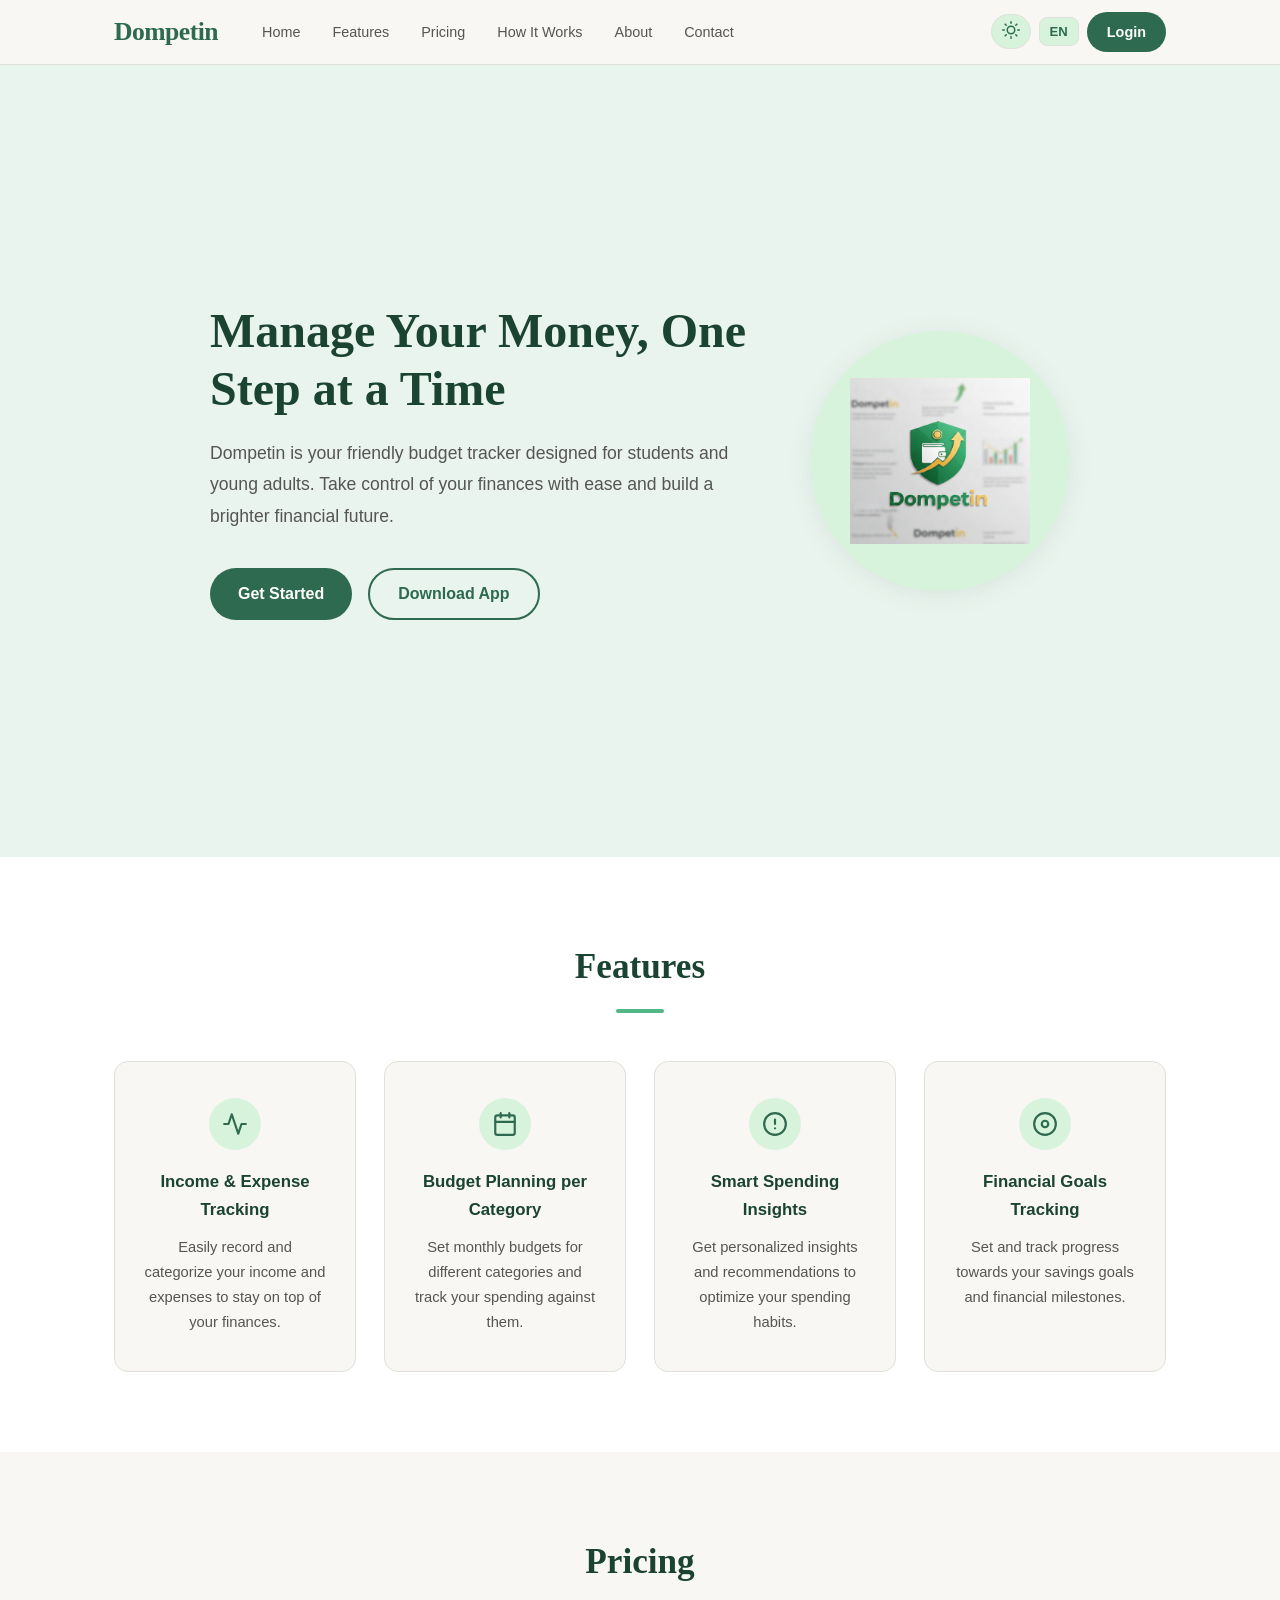
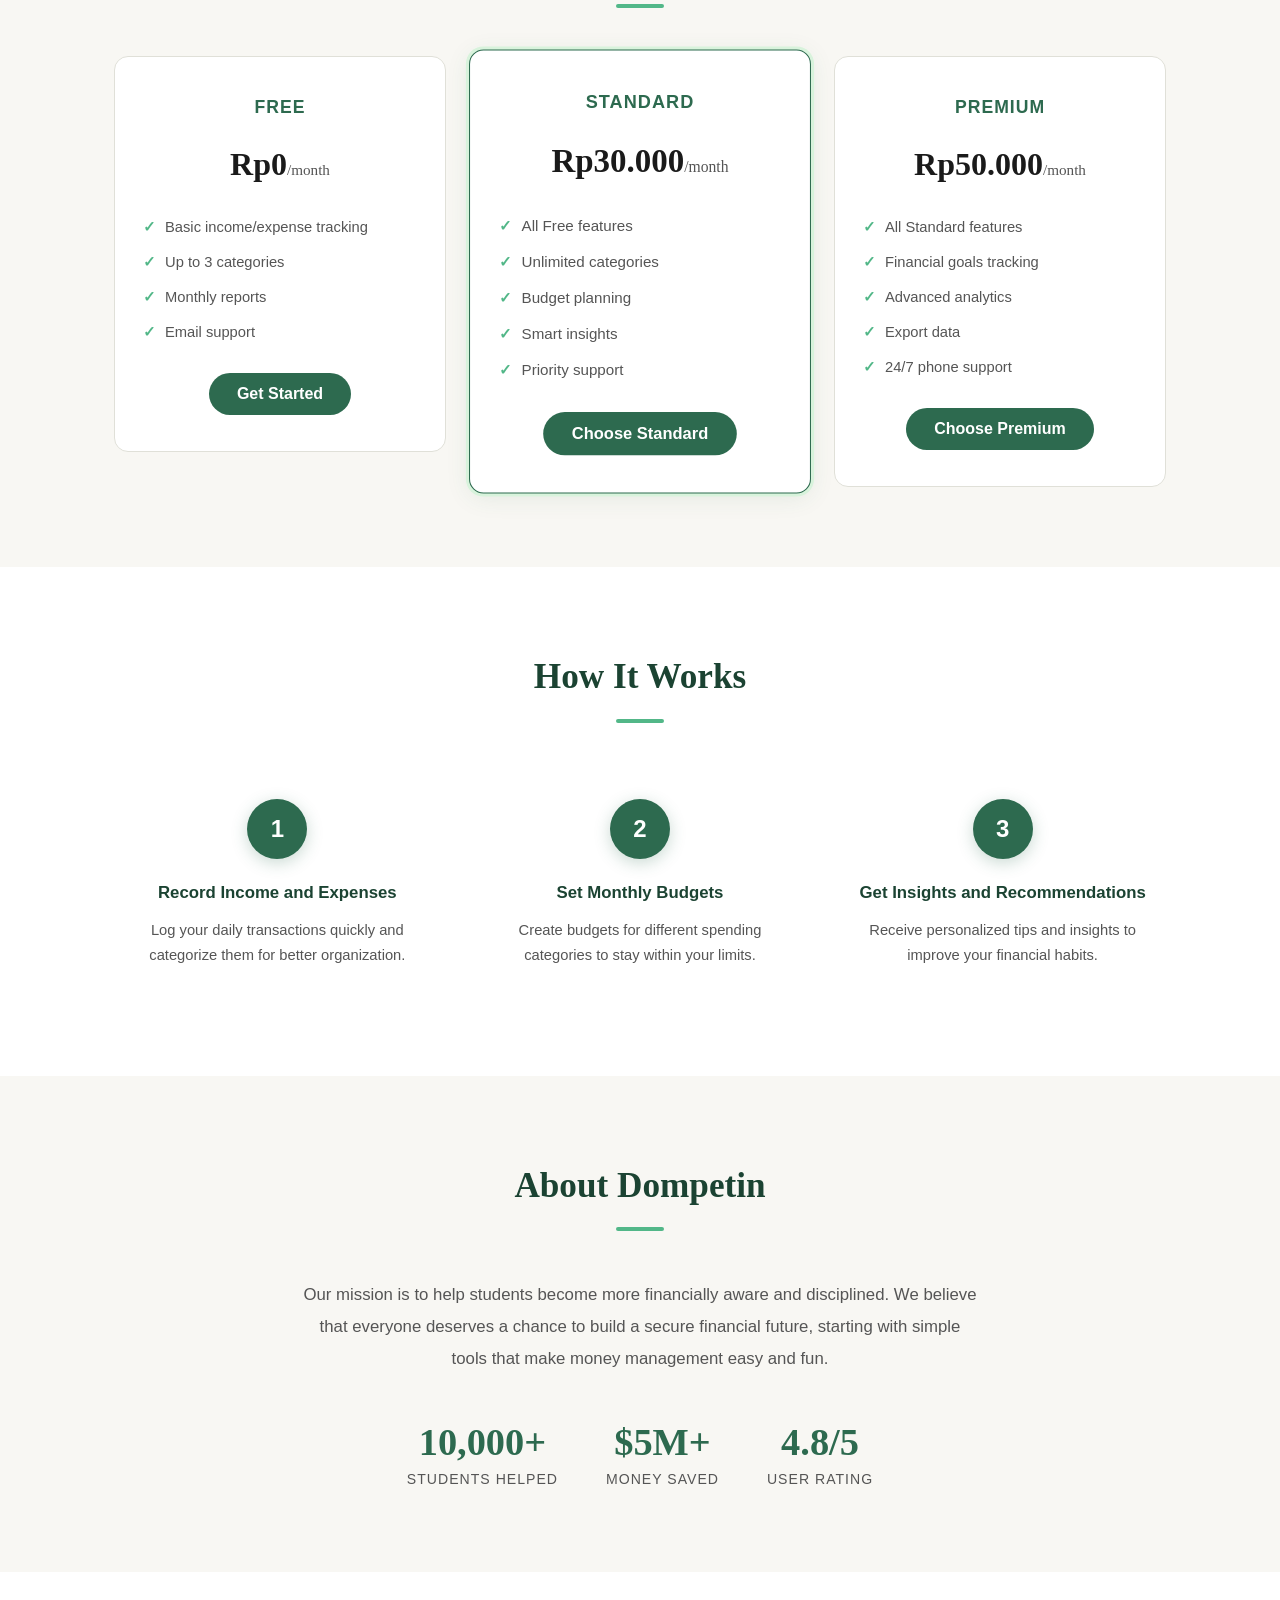
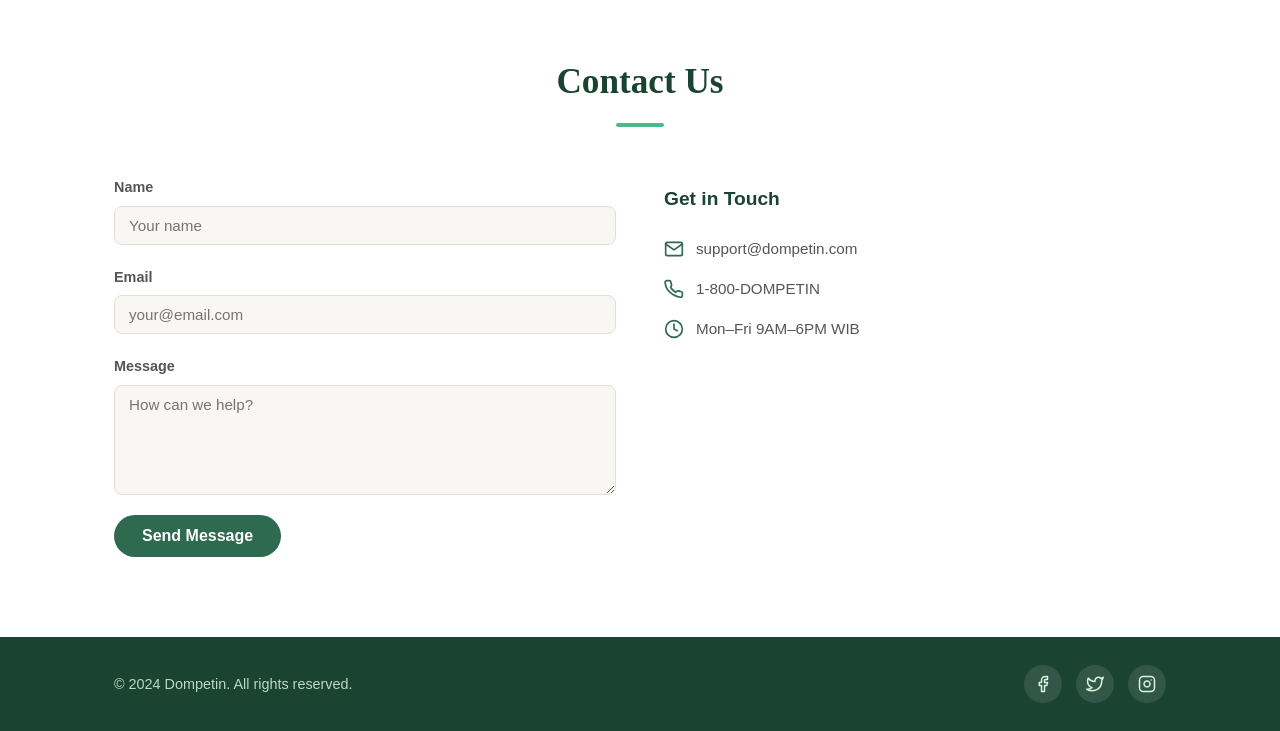
<file: index.html>
<!DOCTYPE html>
<html lang="en">

<head>
    <meta charset="UTF-8">
    <meta name="viewport" content="width=device-width, initial-scale=1.0">
    <title>Dompetin - Budget Tracker for Students</title>
    <style>
        /* ===== RESET & BASE ===== */
        *,
        *::before,
        *::after {
            box-sizing: border-box;
            margin: 0;
            padding: 0;
        }

        :root {
            --color-bg: #f8f7f3;
            --color-surface: #ffffff;
            --color-primary: #2d6a4f;
            --color-primary-dark: #1b4332;
            --color-accent: #52b788;
            --color-accent-light: #d8f3dc;
            --color-text: #1a1a1a;
            --color-text-muted: #555;
            --color-border: #e0e0d8;
            --color-card: #ffffff;
            --color-hero-bg: #eaf4ee;
            --color-nav-bg: rgba(248, 247, 243, 0.95);
            --color-footer-bg: #1b4332;
            --color-footer-text: #d8f3dc;
            --radius: 14px;
            --radius-sm: 8px;
            --shadow: 0 4px 24px rgba(45, 106, 79, 0.10);
            --shadow-card: 0 2px 16px rgba(45, 106, 79, 0.08);
            --font-display: 'Georgia', 'Times New Roman', serif;
            --font-body: 'Segoe UI', Tahoma, Geneva, Verdana, sans-serif;
            --transition: 0.22s cubic-bezier(0.4, 0, 0.2, 1);
        }

        [data-theme="dark"] {
            --color-bg: #0f1f18;
            --color-surface: #182d22;
            --color-primary: #52b788;
            --color-primary-dark: #2d6a4f;
            --color-accent: #74c69d;
            --color-accent-light: #1b4332;
            --color-text: #e8f5e9;
            --color-text-muted: #a5c8b0;
            --color-border: #2d4a38;
            --color-card: #182d22;
            --color-hero-bg: #0f1f18;
            --color-nav-bg: rgba(15, 31, 24, 0.97);
            --color-footer-bg: #0a150f;
            --color-footer-text: #74c69d;
        }

        html {
            scroll-behavior: smooth;
        }

        body {
            font-family: var(--font-body);
            background: var(--color-bg);
            color: var(--color-text);
            line-height: 1.7;
            transition: background var(--transition), color var(--transition);
        }

        a {
            color: inherit;
            text-decoration: none;
        }

        ul {
            list-style: none;
        }

        img {
            max-width: 100%;
            display: block;
        }

        .container {
            max-width: 1100px;
            margin: 0 auto;
            padding: 0 24px;
        }

        /* ===== NAV ===== */
        header {
            position: sticky;
            top: 0;
            z-index: 100;
            background: var(--color-nav-bg);
            border-bottom: 1px solid var(--color-border);
            backdrop-filter: blur(12px);
            -webkit-backdrop-filter: blur(12px);
            transition: background var(--transition);
        }

        .nav-container {
            max-width: 1100px;
            margin: 0 auto;
            padding: 0 24px;
            height: 64px;
            display: flex;
            align-items: center;
            gap: 32px;
        }

        .logo {
            font-family: var(--font-display);
            font-size: 1.6rem;
            font-weight: bold;
            color: var(--color-primary);
            letter-spacing: -0.5px;
            flex-shrink: 0;
        }

        .nav-links {
            display: flex;
            gap: 8px;
            flex: 1;
        }

        .nav-links a {
            font-size: 0.9rem;
            font-weight: 500;
            color: var(--color-text-muted);
            padding: 6px 12px;
            border-radius: var(--radius-sm);
            transition: color var(--transition), background var(--transition);
        }

        .nav-links a:hover {
            color: var(--color-primary);
            background: var(--color-accent-light);
        }

        .nav-right {
            display: flex;
            align-items: center;
            gap: 8px;
            margin-left: auto;
        }

        .btn-login {
            font-size: 0.9rem;
            font-weight: 600;
            padding: 8px 20px;
            border-radius: 50px;
            background: var(--color-primary);
            color: #fff;
            transition: background var(--transition), transform var(--transition);
        }

        .btn-login:hover {
            background: var(--color-primary-dark);
            transform: translateY(-1px);
        }

        /* Theme Toggle */
        .theme-toggle {
            background: var(--color-accent-light);
            border: 1px solid var(--color-border);
            border-radius: 50px;
            cursor: pointer;
            padding: 6px 10px;
            display: flex;
            align-items: center;
            transition: background var(--transition);
        }

        .theme-toggle:hover {
            background: var(--color-accent-light);
            filter: brightness(0.93);
        }

        .theme-icon {
            color: var(--color-primary);
            font-size: 1rem;
        }

        .theme-icon-dark,
        .theme-icon-auto {
            display: none;
        }

        /* Language Toggle */
        .language-toggle {
            background: var(--color-accent-light);
            border: 1px solid var(--color-border);
            border-radius: var(--radius-sm);
            cursor: pointer;
            padding: 6px 10px;
            font-size: 0.82rem;
            font-weight: 700;
            color: var(--color-primary);
            transition: background var(--transition);
        }

        .language-toggle:hover {
            filter: brightness(0.93);
        }

        /* Hamburger */
        .menu-toggle {
            display: none;
            cursor: pointer;
            font-size: 1.4rem;
            color: var(--color-primary);
            margin-left: 8px;
        }

        /* ===== BUTTONS ===== */
        .btn-primary {
            display: inline-block;
            padding: 12px 28px;
            background: var(--color-primary);
            color: #fff;
            border: none;
            border-radius: 50px;
            font-size: 1rem;
            font-weight: 600;
            cursor: pointer;
            transition: background var(--transition), transform var(--transition), box-shadow var(--transition);
            text-align: center;
        }

        .btn-primary:hover {
            background: var(--color-primary-dark);
            transform: translateY(-2px);
            box-shadow: 0 8px 24px rgba(45, 106, 79, 0.22);
        }

        .btn-secondary {
            display: inline-block;
            padding: 12px 28px;
            background: transparent;
            color: var(--color-primary);
            border: 2px solid var(--color-primary);
            border-radius: 50px;
            font-size: 1rem;
            font-weight: 600;
            cursor: pointer;
            transition: background var(--transition), color var(--transition), transform var(--transition);
        }

        .btn-secondary:hover {
            background: var(--color-primary);
            color: #fff;
            transform: translateY(-2px);
        }

        /* ===== HERO ===== */
        .hero {
            background: var(--color-hero-bg);
            padding: 80px 24px;
            display: flex;
            align-items: center;
            justify-content: center;
            gap: 60px;
            min-height: 88vh;
            transition: background var(--transition);
        }

        .hero-content {
            max-width: 540px;
        }

        .hero-content h1 {
            font-family: var(--font-display);
            font-size: clamp(2rem, 4vw, 3rem);
            font-weight: 700;
            line-height: 1.2;
            color: var(--color-primary-dark);
            margin-bottom: 20px;
        }

        [data-theme="dark"] .hero-content h1 {
            color: var(--color-accent);
        }

        .hero-content p {
            font-size: 1.1rem;
            color: var(--color-text-muted);
            margin-bottom: 36px;
            line-height: 1.8;
        }

        .cta-buttons {
            display: flex;
            gap: 16px;
            flex-wrap: wrap;
        }

        .hero-image {
            flex-shrink: 0;
            width: 260px;
            height: 260px;
            background: var(--color-accent-light);
            border-radius: 50%;
            display: flex;
            align-items: center;
            justify-content: center;
            box-shadow: var(--shadow);
            overflow: hidden;
        }

        .hero-image img {
            width: 180px;
            height: 180px;
            object-fit: contain;
        }

        /* ===== SECTIONS SHARED ===== */
        section {
            padding: 80px 0;
        }

        section h2 {
            font-family: var(--font-display);
            font-size: clamp(1.6rem, 3vw, 2.2rem);
            font-weight: 700;
            color: var(--color-primary-dark);
            text-align: center;
            margin-bottom: 48px;
            position: relative;
        }

        [data-theme="dark"] section h2 {
            color: var(--color-accent);
        }

        section h2::after {
            content: '';
            display: block;
            width: 48px;
            height: 4px;
            background: var(--color-accent);
            border-radius: 2px;
            margin: 12px auto 0;
        }

        /* ===== FEATURES ===== */
        .features {
            background: var(--color-surface);
            transition: background var(--transition);
        }

        .features-grid {
            display: grid;
            grid-template-columns: repeat(auto-fit, minmax(220px, 1fr));
            gap: 28px;
        }

        .feature-card {
            background: var(--color-bg);
            border: 1px solid var(--color-border);
            border-radius: var(--radius);
            padding: 36px 28px;
            text-align: center;
            transition: transform var(--transition), box-shadow var(--transition), background var(--transition);
        }

        .feature-card:hover {
            transform: translateY(-6px);
            box-shadow: var(--shadow);
        }

        .feature-card .icon {
            width: 52px;
            height: 52px;
            margin: 0 auto 18px;
            background: var(--color-accent-light);
            border-radius: 50%;
            display: flex;
            align-items: center;
            justify-content: center;
            color: var(--color-primary);
        }

        .feature-card .icon svg {
            width: 26px;
            height: 26px;
        }

        .feature-card h3 {
            font-size: 1.05rem;
            font-weight: 700;
            color: var(--color-primary-dark);
            margin-bottom: 10px;
        }

        [data-theme="dark"] .feature-card h3 {
            color: var(--color-accent);
        }

        .feature-card p {
            font-size: 0.92rem;
            color: var(--color-text-muted);
        }

        /* ===== PRICING ===== */
        .pricing {
            background: var(--color-bg);
            transition: background var(--transition);
        }

        .pricing-grid {
            display: grid;
            grid-template-columns: repeat(auto-fit, minmax(240px, 1fr));
            gap: 28px;
            align-items: start;
        }

        .pricing-card {
            background: var(--color-card);
            border: 1px solid var(--color-border);
            border-radius: var(--radius);
            padding: 36px 28px;
            text-align: center;
            transition: transform var(--transition), box-shadow var(--transition), background var(--transition);
        }

        .pricing-card.featured {
            border-color: var(--color-primary);
            box-shadow: 0 0 0 3px var(--color-accent-light), var(--shadow);
            transform: scale(1.03);
        }

        .pricing-card:hover:not(.featured) {
            transform: translateY(-4px);
            box-shadow: var(--shadow);
        }

        .pricing-card h3 {
            font-size: 1.1rem;
            font-weight: 700;
            color: var(--color-primary);
            margin-bottom: 14px;
            text-transform: uppercase;
            letter-spacing: 1px;
        }

        .price {
            font-family: var(--font-display);
            font-size: 2rem;
            font-weight: 700;
            color: var(--color-text);
            margin-bottom: 24px;
        }

        .price span {
            font-size: 0.95rem;
            font-weight: 400;
            color: var(--color-text-muted);
        }

        .pricing-card ul {
            margin-bottom: 28px;
            text-align: left;
            display: flex;
            flex-direction: column;
            gap: 10px;
        }

        .pricing-card li {
            font-size: 0.92rem;
            color: var(--color-text-muted);
            padding-left: 22px;
            position: relative;
        }

        .pricing-card li::before {
            content: '✓';
            position: absolute;
            left: 0;
            color: var(--color-accent);
            font-weight: 700;
        }

        /* ===== HOW IT WORKS ===== */
        .how-it-works {
            background: var(--color-surface);
            transition: background var(--transition);
        }

        .steps {
            display: grid;
            grid-template-columns: repeat(auto-fit, minmax(220px, 1fr));
            gap: 36px;
        }

        .step {
            text-align: center;
            padding: 28px 20px;
            position: relative;
        }

        .step-number {
            width: 60px;
            height: 60px;
            background: var(--color-primary);
            color: #fff;
            border-radius: 50%;
            display: flex;
            align-items: center;
            justify-content: center;
            font-size: 1.5rem;
            font-weight: 700;
            margin: 0 auto 20px;
            box-shadow: 0 4px 16px rgba(45, 106, 79, 0.25);
        }

        .step h3 {
            font-size: 1.05rem;
            font-weight: 700;
            color: var(--color-primary-dark);
            margin-bottom: 10px;
        }

        [data-theme="dark"] .step h3 {
            color: var(--color-accent);
        }

        .step p {
            font-size: 0.92rem;
            color: var(--color-text-muted);
        }

        /* ===== ABOUT ===== */
        .about {
            background: var(--color-bg);
            transition: background var(--transition);
        }

        .about p {
            max-width: 680px;
            margin: 0 auto 48px;
            text-align: center;
            font-size: 1.05rem;
            color: var(--color-text-muted);
            line-height: 1.9;
        }

        .stats {
            display: flex;
            justify-content: center;
            gap: 48px;
            flex-wrap: wrap;
        }

        .stat {
            text-align: center;
        }

        .stat-number {
            font-family: var(--font-display);
            font-size: 2.4rem;
            font-weight: 700;
            color: var(--color-primary);
            line-height: 1;
            margin-bottom: 6px;
        }

        .stat-label {
            font-size: 0.88rem;
            color: var(--color-text-muted);
            text-transform: uppercase;
            letter-spacing: 1px;
        }

        /* ===== CONTACT ===== */
        .contact {
            background: var(--color-surface);
            transition: background var(--transition);
        }

        .contact-content {
            display: grid;
            grid-template-columns: 1fr 1fr;
            gap: 48px;
            align-items: start;
        }

        .form-group {
            margin-bottom: 20px;
            display: flex;
            flex-direction: column;
            gap: 6px;
        }

        .form-group label {
            font-size: 0.9rem;
            font-weight: 600;
            color: var(--color-text-muted);
        }

        .form-group input,
        .form-group textarea {
            background: var(--color-bg);
            border: 1px solid var(--color-border);
            border-radius: var(--radius-sm);
            padding: 10px 14px;
            font-size: 0.95rem;
            color: var(--color-text);
            font-family: var(--font-body);
            transition: border-color var(--transition), background var(--transition);
            outline: none;
            resize: vertical;
        }

        .form-group input:focus,
        .form-group textarea:focus {
            border-color: var(--color-accent);
            box-shadow: 0 0 0 3px rgba(82, 183, 136, 0.15);
        }

        .form-group textarea {
            min-height: 110px;
        }

        .contact-info {
            padding-top: 8px;
        }

        .contact-info h3 {
            font-size: 1.2rem;
            font-weight: 700;
            color: var(--color-primary-dark);
            margin-bottom: 20px;
        }

        [data-theme="dark"] .contact-info h3 {
            color: var(--color-accent);
        }

        .contact-info p {
            display: flex;
            align-items: center;
            gap: 12px;
            margin-bottom: 14px;
            font-size: 0.95rem;
            color: var(--color-text-muted);
        }

        .contact-info .ci-icon {
            width: 20px;
            height: 20px;
            color: var(--color-primary);
            flex-shrink: 0;
        }

        /* ===== FOOTER ===== */
        footer {
            background: var(--color-footer-bg);
            color: var(--color-footer-text);
            padding: 28px 24px;
            transition: background var(--transition);
        }

        footer .container {
            display: flex;
            justify-content: space-between;
            align-items: center;
            flex-wrap: wrap;
            gap: 16px;
        }

        footer p {
            font-size: 0.9rem;
            opacity: 0.85;
        }

        .social-links {
            display: flex;
            gap: 14px;
        }

        .social-links a {
            width: 38px;
            height: 38px;
            border-radius: 50%;
            background: rgba(255, 255, 255, 0.1);
            display: flex;
            align-items: center;
            justify-content: center;
            transition: background var(--transition), transform var(--transition);
            color: var(--color-footer-text);
        }

        .social-links a:hover {
            background: var(--color-accent);
            transform: translateY(-2px);
        }

        .social-links svg {
            width: 18px;
            height: 18px;
        }

        /* ===== RESPONSIVE ===== */
        @media (max-width: 820px) {
            .nav-links {
                display: none;
            }

            .nav-links.open {
                display: flex;
                flex-direction: column;
                position: absolute;
                top: 64px;
                left: 0;
                right: 0;
                background: var(--color-nav-bg);
                border-bottom: 1px solid var(--color-border);
                padding: 16px 24px;
                gap: 4px;
                z-index: 99;
            }

            .menu-toggle {
                display: block;
            }

            .hero {
                flex-direction: column-reverse;
                text-align: center;
                padding: 60px 24px;
                min-height: auto;
                gap: 40px;
            }

            .cta-buttons {
                justify-content: center;
            }

            .hero-image {
                width: 180px;
                height: 180px;
            }

            .hero-image img {
                width: 130px;
                height: 130px;
            }

            .contact-content {
                grid-template-columns: 1fr;
            }

            .pricing-card.featured {
                transform: scale(1);
            }

            .stats {
                gap: 32px;
            }
        }

        @media (max-width: 480px) {
            .nav-right .btn-login {
                display: none;
            }

            .hero-content h1 {
                font-size: 1.8rem;
            }

            .btn-primary,
            .btn-secondary {
                padding: 10px 20px;
                font-size: 0.93rem;
            }
        }

        /* ===== ANIMATIONS ===== */
        @keyframes fadeUp {
            from {
                opacity: 0;
                transform: translateY(22px);
            }

            to {
                opacity: 1;
                transform: translateY(0);
            }
        }

        .hero-content h1 {
            animation: fadeUp 0.6s ease both;
        }

        .hero-content p {
            animation: fadeUp 0.6s 0.12s ease both;
        }

        .cta-buttons {
            animation: fadeUp 0.6s 0.24s ease both;
        }

        .hero-image {
            animation: fadeUp 0.6s 0.08s ease both;
        }
    </style>
</head>

<body>
    <header>
        <nav>
            <div class="nav-container">
                <div class="logo">Dompetin</div>
                <ul class="nav-links" id="navLinks">
                    <li><a href="#home" data-i18n="nav_home">Home</a></li>
                    <li><a href="#features" data-i18n="nav_features">Features</a></li>
                    <li><a href="#pricing" data-i18n="nav_pricing">Pricing</a></li>
                    <li><a href="#how-it-works" data-i18n="nav_how_it_works">How It Works</a></li>
                    <li><a href="#about" data-i18n="nav_about">About</a></li>
                    <li><a href="#contact" data-i18n="nav_contact">Contact</a></li>
                </ul>
                <div class="nav-right">
                    <!-- Theme Toggle -->
                    <button class="theme-toggle" onclick="cycleTheme()" aria-label="Toggle theme" title="Toggle theme">
                        <span id="themeIcon">
                            <!-- Sun SVG -->
                            <svg xmlns="http://www.w3.org/2000/svg" viewBox="0 0 24 24" fill="none"
                                stroke="currentColor" stroke-width="2" stroke-linecap="round" stroke-linejoin="round"
                                style="width:18px;height:18px;color:var(--color-primary)">
                                <circle cx="12" cy="12" r="5" />
                                <line x1="12" y1="1" x2="12" y2="3" />
                                <line x1="12" y1="21" x2="12" y2="23" />
                                <line x1="4.22" y1="4.22" x2="5.64" y2="5.64" />
                                <line x1="18.36" y1="18.36" x2="19.78" y2="19.78" />
                                <line x1="1" y1="12" x2="3" y2="12" />
                                <line x1="21" y1="12" x2="23" y2="12" />
                                <line x1="4.22" y1="19.78" x2="5.64" y2="18.36" />
                                <line x1="18.36" y1="5.64" x2="19.78" y2="4.22" />
                            </svg>
                        </span>
                    </button>
                    <!-- Language Toggle -->
                    <button class="language-toggle" onclick="toggleLanguage()" title="Toggle Language">
                        <span id="langText">EN</span>
                    </button>
                    <a href="login.html" class="btn-login" data-i18n="nav_login">Login</a>
                </div>
                <div class="menu-toggle" onclick="toggleMenu()">
                    <!-- Hamburger SVG -->
                    <svg xmlns="http://www.w3.org/2000/svg" viewBox="0 0 24 24" fill="none" stroke="currentColor"
                        stroke-width="2" stroke-linecap="round" stroke-linejoin="round"
                        style="width:24px;height:24px;color:var(--color-primary)">
                        <line x1="3" y1="6" x2="21" y2="6" />
                        <line x1="3" y1="12" x2="21" y2="12" />
                        <line x1="3" y1="18" x2="21" y2="18" />
                    </svg>
                </div>
            </div>
        </nav>
    </header>

    <main>
        <!-- Hero -->
        <section id="home" class="hero">
            <div class="hero-content">
                <h1 data-i18n="hero_title">Manage Your Money, One Step at a Time</h1>
                <p data-i18n="hero_subtitle">Dompetin is your friendly budget tracker designed for students and young
                    adults. Take control of your finances with ease and build a brighter financial future.</p>
                <div class="cta-buttons">
                    <a href="dashboard.html" class="btn-primary" data-i18n="hero_get_started">Get Started</a>
                    <button class="btn-secondary" data-i18n="hero_download_app">Download App</button>
                </div>
            </div>
            <div class="hero-image">
                <img src="./static/LogoDompetin.png" alt="Dompetin Logo"
                    onerror="this.style.display='none';this.parentElement.innerHTML='<div style=\'font-family:Georgia,serif;font-size:2.4rem;font-weight:700;color:var(--color-primary)\'>💰</div>'">
            </div>
        </section>

        <!-- Features -->
        <section id="features" class="features">
            <div class="container">
                <h2 data-i18n="features_title">Features</h2>
                <div class="features-grid">

                    <div class="feature-card">
                        <div class="icon">
                            <svg xmlns="http://www.w3.org/2000/svg" viewBox="0 0 24 24" fill="none"
                                stroke="currentColor" stroke-width="2" stroke-linecap="round" stroke-linejoin="round">
                                <polyline points="22 12 18 12 15 21 9 3 6 12 2 12" />
                            </svg>
                        </div>
                        <h3 data-i18n="feature_income_expense_title">Income &amp; Expense Tracking</h3>
                        <p data-i18n="feature_income_expense_desc">Easily record and categorize your income and expenses
                            to stay on top of your finances.</p>
                    </div>

                    <div class="feature-card">
                        <div class="icon">
                            <svg xmlns="http://www.w3.org/2000/svg" viewBox="0 0 24 24" fill="none"
                                stroke="currentColor" stroke-width="2" stroke-linecap="round" stroke-linejoin="round">
                                <rect x="3" y="4" width="18" height="18" rx="2" ry="2" />
                                <line x1="16" y1="2" x2="16" y2="6" />
                                <line x1="8" y1="2" x2="8" y2="6" />
                                <line x1="3" y1="10" x2="21" y2="10" />
                            </svg>
                        </div>
                        <h3 data-i18n="feature_budget_title">Budget Planning per Category</h3>
                        <p data-i18n="feature_budget_desc">Set monthly budgets for different categories and track your
                            spending against them.</p>
                    </div>

                    <div class="feature-card">
                        <div class="icon">
                            <svg xmlns="http://www.w3.org/2000/svg" viewBox="0 0 24 24" fill="none"
                                stroke="currentColor" stroke-width="2" stroke-linecap="round" stroke-linejoin="round">
                                <circle cx="12" cy="12" r="10" />
                                <line x1="12" y1="8" x2="12" y2="12" />
                                <line x1="12" y1="16" x2="12.01" y2="16" />
                            </svg>
                        </div>
                        <h3 data-i18n="feature_insights_title">Smart Spending Insights</h3>
                        <p data-i18n="feature_insights_desc">Get personalized insights and recommendations to optimize
                            your spending habits.</p>
                    </div>

                    <div class="feature-card">
                        <div class="icon">
                            <svg xmlns="http://www.w3.org/2000/svg" viewBox="0 0 24 24" fill="none"
                                stroke="currentColor" stroke-width="2" stroke-linecap="round" stroke-linejoin="round">
                                <circle cx="12" cy="12" r="10" />
                                <circle cx="12" cy="12" r="3" />
                            </svg>
                        </div>
                        <h3 data-i18n="feature_goals_title">Financial Goals Tracking</h3>
                        <p data-i18n="feature_goals_desc">Set and track progress towards your savings goals and
                            financial milestones.</p>
                    </div>

                </div>
            </div>
        </section>

        <!-- Pricing -->
        <section id="pricing" class="pricing">
            <div class="container">
                <h2 data-i18n="pricing_title">Pricing</h2>
                <div class="pricing-grid">
                    <div class="pricing-card">
                        <h3 data-i18n="pricing_free">Free</h3>
                        <div class="price">Rp0<span data-i18n="per_month">/month</span></div>
                        <ul>
                            <li>Basic income/expense tracking</li>
                            <li>Up to 3 categories</li>
                            <li>Monthly reports</li>
                            <li>Email support</li>
                        </ul>
                        <button class="btn-primary" data-i18n="pricing_get_started">Get Started</button>
                    </div>
                    <div class="pricing-card featured">
                        <h3 data-i18n="pricing_standard">Standard</h3>
                        <div class="price">Rp30.000<span data-i18n="per_month">/month</span></div>
                        <ul>
                            <li>All Free features</li>
                            <li>Unlimited categories</li>
                            <li>Budget planning</li>
                            <li>Smart insights</li>
                            <li>Priority support</li>
                        </ul>
                        <button class="btn-primary" data-i18n="pricing_choose_standard">Choose Standard</button>
                    </div>
                    <div class="pricing-card">
                        <h3 data-i18n="pricing_premium">Premium</h3>
                        <div class="price">Rp50.000<span data-i18n="per_month">/month</span></div>
                        <ul>
                            <li>All Standard features</li>
                            <li>Financial goals tracking</li>
                            <li>Advanced analytics</li>
                            <li>Export data</li>
                            <li>24/7 phone support</li>
                        </ul>
                        <button class="btn-primary" data-i18n="pricing_choose_premium">Choose Premium</button>
                    </div>
                </div>
            </div>
        </section>

        <!-- How It Works -->
        <section id="how-it-works" class="how-it-works">
            <div class="container">
                <h2 data-i18n="how_it_works_title">How It Works</h2>
                <div class="steps">
                    <div class="step">
                        <div class="step-number">1</div>
                        <h3 data-i18n="step1_title">Record Income and Expenses</h3>
                        <p data-i18n="step1_desc">Log your daily transactions quickly and categorize them for better
                            organization.</p>
                    </div>
                    <div class="step">
                        <div class="step-number">2</div>
                        <h3 data-i18n="step2_title">Set Monthly Budgets</h3>
                        <p data-i18n="step2_desc">Create budgets for different spending categories to stay within your
                            limits.</p>
                    </div>
                    <div class="step">
                        <div class="step-number">3</div>
                        <h3 data-i18n="step3_title">Get Insights and Recommendations</h3>
                        <p data-i18n="step3_desc">Receive personalized tips and insights to improve your financial
                            habits.</p>
                    </div>
                </div>
            </div>
        </section>

        <!-- About -->
        <section id="about" class="about">
            <div class="container">
                <h2 data-i18n="about_title">About Dompetin</h2>
                <p data-i18n="about_desc">Our mission is to help students become more financially aware and disciplined.
                    We believe that everyone deserves a chance to build a secure financial future, starting with simple
                    tools that make money management easy and fun.</p>
                <div class="stats">
                    <div class="stat">
                        <div class="stat-number">10,000+</div>
                        <div class="stat-label" data-i18n="about_students_helped">Students Helped</div>
                    </div>
                    <div class="stat">
                        <div class="stat-number">$5M+</div>
                        <div class="stat-label" data-i18n="about_money_saved">Money Saved</div>
                    </div>
                    <div class="stat">
                        <div class="stat-number">4.8/5</div>
                        <div class="stat-label" data-i18n="about_user_rating">User Rating</div>
                    </div>
                </div>
            </div>
        </section>

        <!-- Contact -->
        <section id="contact" class="contact">
            <div class="container">
                <h2 data-i18n="contact_title">Contact Us</h2>
                <div class="contact-content">
                    <div class="contact-form">
                        <form id="contactForm">
                            <div class="form-group">
                                <label for="name" data-i18n="contact_name">Name</label>
                                <input type="text" id="name" name="name" required placeholder="Your name">
                            </div>
                            <div class="form-group">
                                <label for="email" data-i18n="contact_email">Email</label>
                                <input type="email" id="email" name="email" required placeholder="your@email.com">
                            </div>
                            <div class="form-group">
                                <label for="message" data-i18n="contact_message">Message</label>
                                <textarea id="message" name="message" required
                                    placeholder="How can we help?"></textarea>
                            </div>
                            <button type="submit" class="btn-primary" data-i18n="contact_send">Send Message</button>
                        </form>
                    </div>
                    <div class="contact-info">
                        <h3 data-i18n="contact_get_in_touch">Get in Touch</h3>
                        <p>
                            <svg class="ci-icon" xmlns="http://www.w3.org/2000/svg" viewBox="0 0 24 24" fill="none"
                                stroke="currentColor" stroke-width="2" stroke-linecap="round" stroke-linejoin="round">
                                <path d="M4 4h16c1.1 0 2 .9 2 2v12c0 1.1-.9 2-2 2H4c-1.1 0-2-.9-2-2V6c0-1.1.9-2 2-2z" />
                                <polyline points="22,6 12,13 2,6" />
                            </svg>
                            <span data-i18n="contact_support">support@dompetin.com</span>
                        </p>
                        <p>
                            <svg class="ci-icon" xmlns="http://www.w3.org/2000/svg" viewBox="0 0 24 24" fill="none"
                                stroke="currentColor" stroke-width="2" stroke-linecap="round" stroke-linejoin="round">
                                <path
                                    d="M22 16.92v3a2 2 0 0 1-2.18 2 19.79 19.79 0 0 1-8.63-3.07A19.5 19.5 0 0 1 4.36 13a19.79 19.79 0 0 1-3.07-8.67A2 2 0 0 1 3.27 2h3a2 2 0 0 1 2 1.72c.127.96.361 1.903.7 2.81a2 2 0 0 1-.45 2.11L7.91 9.91a16 16 0 0 0 6.08 6.08l1.27-1.27a2 2 0 0 1 2.11-.45c.907.339 1.85.573 2.81.7A2 2 0 0 1 22 16.92z" />
                            </svg>
                            <span data-i18n="contact_phone">1-800-DOMPETIN</span>
                        </p>
                        <p>
                            <svg class="ci-icon" xmlns="http://www.w3.org/2000/svg" viewBox="0 0 24 24" fill="none"
                                stroke="currentColor" stroke-width="2" stroke-linecap="round" stroke-linejoin="round">
                                <circle cx="12" cy="12" r="10" />
                                <polyline points="12 6 12 12 16 14" />
                            </svg>
                            <span data-i18n="contact_hours">Mon–Fri 9AM–6PM WIB</span>
                        </p>
                    </div>
                </div>
            </div>
        </section>
    </main>

    <footer>
        <div class="container">
            <p>&copy; 2024 Dompetin. <span data-i18n="footer_copyright">All rights reserved.</span></p>
            <div class="social-links">
                <!-- Facebook -->
                <a href="#" aria-label="Facebook">
                    <svg xmlns="http://www.w3.org/2000/svg" viewBox="0 0 24 24" fill="none" stroke="currentColor"
                        stroke-width="2" stroke-linecap="round" stroke-linejoin="round">
                        <path d="M18 2h-3a5 5 0 0 0-5 5v3H7v4h3v8h4v-8h3l1-4h-4V7a1 1 0 0 1 1-1h3z" />
                    </svg>
                </a>
                <!-- Twitter/X -->
                <a href="#" aria-label="Twitter">
                    <svg xmlns="http://www.w3.org/2000/svg" viewBox="0 0 24 24" fill="none" stroke="currentColor"
                        stroke-width="2" stroke-linecap="round" stroke-linejoin="round">
                        <path
                            d="M23 3a10.9 10.9 0 0 1-3.14 1.53 4.48 4.48 0 0 0-7.86 3v1A10.66 10.66 0 0 1 3 4s-4 9 5 13a11.64 11.64 0 0 1-7 2c9 5 20 0 20-11.5a4.5 4.5 0 0 0-.08-.83A7.72 7.72 0 0 0 23 3z" />
                    </svg>
                </a>
                <!-- Instagram -->
                <a href="#" aria-label="Instagram">
                    <svg xmlns="http://www.w3.org/2000/svg" viewBox="0 0 24 24" fill="none" stroke="currentColor"
                        stroke-width="2" stroke-linecap="round" stroke-linejoin="round">
                        <rect x="2" y="2" width="20" height="20" rx="5" ry="5" />
                        <path d="M16 11.37A4 4 0 1 1 12.63 8 4 4 0 0 1 16 11.37z" />
                        <line x1="17.5" y1="6.5" x2="17.51" y2="6.5" />
                    </svg>
                </a>
            </div>
        </div>
    </footer>

    <script>
        // ===== THEME =====
        (function () {
            const root = document.documentElement;
            const saved = localStorage.getItem('dompetin-theme') || 'light';
            applyTheme(saved);
            function applyTheme(t) {
                root.setAttribute('data-theme', t === 'dark' ? 'dark' : '');
                localStorage.setItem('dompetin-theme', t);
            }
            window.cycleTheme = function () {
                const cur = localStorage.getItem('dompetin-theme') || 'light';
                applyTheme(cur === 'light' ? 'dark' : 'light');
            };
        })();

        // ===== LANGUAGE (i18n stub - matches original data-i18n hooks) =====
        const translations = {
            en: {
                nav_home: 'Home', nav_features: 'Features', nav_pricing: 'Pricing',
                nav_how_it_works: 'How It Works', nav_about: 'About', nav_contact: 'Contact',
                nav_login: 'Login',
                hero_title: 'Manage Your Money, One Step at a Time',
                hero_subtitle: 'Dompetin is your friendly budget tracker designed for students and young adults. Take control of your finances with ease and build a brighter financial future.',
                hero_get_started: 'Get Started', hero_download_app: 'Download App',
                features_title: 'Features',
                feature_income_expense_title: 'Income & Expense Tracking',
                feature_income_expense_desc: 'Easily record and categorize your income and expenses to stay on top of your finances.',
                feature_budget_title: 'Budget Planning per Category',
                feature_budget_desc: 'Set monthly budgets for different categories and track your spending against them.',
                feature_insights_title: 'Smart Spending Insights',
                feature_insights_desc: 'Get personalized insights and recommendations to optimize your spending habits.',
                feature_goals_title: 'Financial Goals Tracking',
                feature_goals_desc: 'Set and track progress towards your savings goals and financial milestones.',
                pricing_title: 'Pricing', pricing_free: 'Free', pricing_standard: 'Standard',
                pricing_premium: 'Premium', per_month: '/month',
                pricing_get_started: 'Get Started', pricing_choose_standard: 'Choose Standard', pricing_choose_premium: 'Choose Premium',
                how_it_works_title: 'How It Works',
                step1_title: 'Record Income and Expenses', step1_desc: 'Log your daily transactions quickly and categorize them for better organization.',
                step2_title: 'Set Monthly Budgets', step2_desc: 'Create budgets for different spending categories to stay within your limits.',
                step3_title: 'Get Insights and Recommendations', step3_desc: 'Receive personalized tips and insights to improve your financial habits.',
                about_title: 'About Dompetin',
                about_desc: 'Our mission is to help students become more financially aware and disciplined. We believe that everyone deserves a chance to build a secure financial future, starting with simple tools that make money management easy and fun.',
                about_students_helped: 'Students Helped', about_money_saved: 'Money Saved', about_user_rating: 'User Rating',
                contact_title: 'Contact Us', contact_name: 'Name', contact_email: 'Email',
                contact_message: 'Message', contact_send: 'Send Message',
                contact_get_in_touch: 'Get in Touch', contact_support: 'support@dompetin.com',
                contact_phone: '1-800-DOMPETIN', contact_hours: 'Mon–Fri 9AM–6PM WIB',
                footer_copyright: 'All rights reserved.'
            },
            id: {
                nav_home: 'Beranda', nav_features: 'Fitur', nav_pricing: 'Harga',
                nav_how_it_works: 'Cara Kerja', nav_about: 'Tentang', nav_contact: 'Kontak',
                nav_login: 'Masuk',
                hero_title: 'Kelola Uangmu, Satu Langkah Setiap Saat',
                hero_subtitle: 'Dompetin adalah pelacak anggaran yang ramah untuk pelajar dan anak muda. Kendalikan keuanganmu dengan mudah dan bangun masa depan finansial yang lebih cerah.',
                hero_get_started: 'Mulai Sekarang', hero_download_app: 'Unduh Aplikasi',
                features_title: 'Fitur',
                feature_income_expense_title: 'Lacak Pemasukan & Pengeluaran',
                feature_income_expense_desc: 'Catat dan kategorikan pemasukan serta pengeluaranmu dengan mudah.',
                feature_budget_title: 'Perencanaan Anggaran per Kategori',
                feature_budget_desc: 'Tetapkan anggaran bulanan untuk berbagai kategori dan pantau pengeluaranmu.',
                feature_insights_title: 'Wawasan Pengeluaran Cerdas',
                feature_insights_desc: 'Dapatkan wawasan dan rekomendasi personal untuk mengoptimalkan kebiasaan belanjamu.',
                feature_goals_title: 'Pelacakan Tujuan Keuangan',
                feature_goals_desc: 'Tetapkan dan lacak kemajuan menuju tujuan tabungan dan target keuanganmu.',
                pricing_title: 'Harga', pricing_free: 'Gratis', pricing_standard: 'Standar',
                pricing_premium: 'Premium', per_month: '/bulan',
                pricing_get_started: 'Mulai', pricing_choose_standard: 'Pilih Standar', pricing_choose_premium: 'Pilih Premium',
                how_it_works_title: 'Cara Kerja',
                step1_title: 'Catat Pemasukan dan Pengeluaran', step1_desc: 'Catat transaksi harianmu dengan cepat dan kategorikan untuk organisasi yang lebih baik.',
                step2_title: 'Tetapkan Anggaran Bulanan', step2_desc: 'Buat anggaran untuk kategori pengeluaran agar tetap dalam batas.',
                step3_title: 'Dapatkan Wawasan dan Rekomendasi', step3_desc: 'Terima tips dan wawasan personal untuk meningkatkan kebiasaan keuanganmu.',
                about_title: 'Tentang Dompetin',
                about_desc: 'Misi kami adalah membantu pelajar menjadi lebih sadar dan disiplin secara finansial. Kami percaya semua orang berhak membangun masa depan keuangan yang aman.',
                about_students_helped: 'Pelajar Dibantu', about_money_saved: 'Uang Ditabung', about_user_rating: 'Rating Pengguna',
                contact_title: 'Hubungi Kami', contact_name: 'Nama', contact_email: 'Email',
                contact_message: 'Pesan', contact_send: 'Kirim Pesan',
                contact_get_in_touch: 'Hubungi Kami', contact_support: 'support@dompetin.com',
                contact_phone: '1-800-DOMPETIN', contact_hours: 'Sen–Jum 09.00–18.00 WIB',
                footer_copyright: 'Hak cipta dilindungi.'
            }
        };

        let currentLang = localStorage.getItem('dompetin-lang') || 'en';
        function applyLang(lang) {
            currentLang = lang;
            localStorage.setItem('dompetin-lang', lang);
            document.querySelectorAll('[data-i18n]').forEach(el => {
                const key = el.getAttribute('data-i18n');
                if (translations[lang] && translations[lang][key]) {
                    el.textContent = translations[lang][key];
                }
            });
            document.getElementById('langText').textContent = lang.toUpperCase();
        }
        window.toggleLanguage = function () {
            applyLang(currentLang === 'en' ? 'id' : 'en');
        };
        applyLang(currentLang);

        // ===== MOBILE MENU =====
        window.toggleMenu = function () {
            document.getElementById('navLinks').classList.toggle('open');
        };

        // ===== CONTACT FORM =====
        document.getElementById('contactForm').addEventListener('submit', function (e) {
            e.preventDefault();
            alert('Pesan terkirim! / Message sent!');
            this.reset();
        });
    </script>
</body>

</html>
</file>
